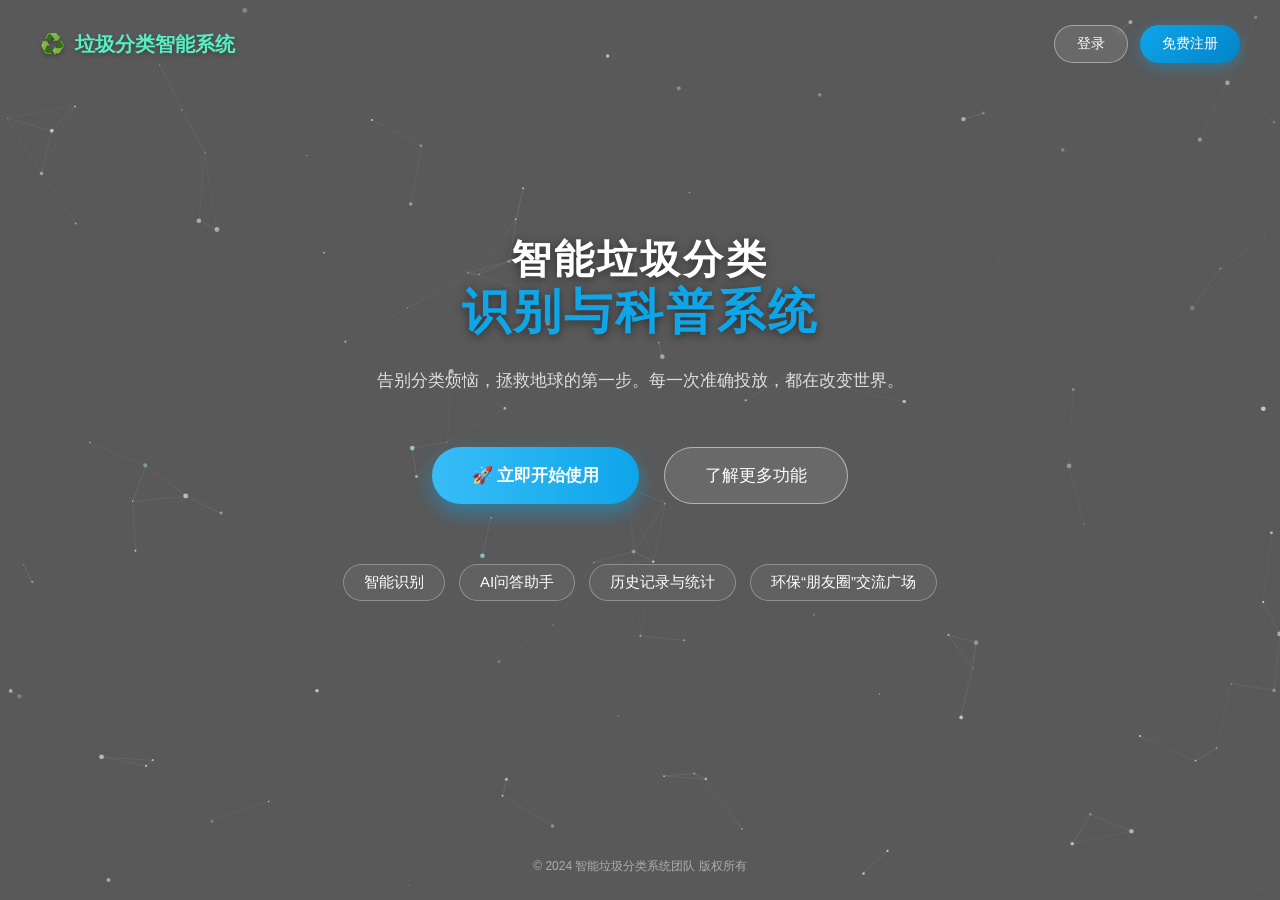
<file: templates/home.html>
<!DOCTYPE html>
<html lang="zh-CN">
<head>
    <meta charset="UTF-8">
    <meta name="viewport" content="width=device-width, initial-scale=1.0, maximum-scale=1.0, user-scalable=no">
    <title>智能垃圾分类系统 - 拯救地球的第一步</title>
    <style>
        /* 基础重置与平滑字体 */
        * { box-sizing: border-box; }
        body, html { 
            margin: 0; padding: 0; 
            font-family: -apple-system, BlinkMacSystemFont, 'Segoe UI', Roboto, Helvetica, Arial, sans-serif; 
            height: 100%; 
            color: #fff;
            overflow: hidden;
        }

        .page-wrapper {
            position: relative;
            width: 100%;
            height: 100%;
            background-image: url('https://images.unsplash.com/photo-1532996122724-e3c354a0b15b?q=80&w=2070&auto=format&fit=crop&blur=5'); 
            background-size: cover;
            background-position: center;
            background-repeat: no-repeat;
        }

        .page-wrapper::before {
            content: '';
            position: absolute;
            top: 0; left: 0; width: 100%; height: 100%;
            background: rgba(0, 0, 0, 0.65);
            z-index: 1;
        }

        #particles-bg {
            position: absolute;
            top: 0; left: 0; width: 100%; height: 100%;
            z-index: 2;
            pointer-events: none;
        }

        .container {
            position: relative;
            z-index: 3;
            display: flex;
            flex-direction: column;
            align-items: center;
            height: 100%;
            padding: 0 20px;
            animation: fadeIn 1s ease-out;
        }

        .navbar {
            width: 100%;
            max-width: 1200px;
            display: flex;
            justify-content: space-between;
            align-items: center;
            padding: 25px 0;
        }
        .nav-logo {
            display: flex;
            align-items: center;
            font-size: 20px;
            font-weight: bold;
            color: #55efc4;
            gap: 10px;
            text-shadow: 0 2px 4px rgba(0,0,0,0.3);
        }
        .nav-actions {
            display: flex;
            gap: 12px;
        }
        .nav-btn {
            padding: 9px 22px;
            border-radius: 20px;
            font-size: 14px;
            cursor: pointer;
            text-decoration: none;
            transition: all 0.2s ease;
        }
        .btn-login {
            background: rgba(255, 255, 255, 0.1);
            backdrop-filter: blur(5px);
            border: 1px solid rgba(255,255,255,0.4);
            color: #fff;
        }
        .btn-register {
            background: linear-gradient(135deg, #0ea5e9, #0284c7); 
            border: none;
            color: white;
            box-shadow: 0 4px 15px rgba(14, 165, 233, 0.4);
        }
        .nav-btn:hover {
            transform: translateY(-2px);
            box-shadow: 0 6px 20px rgba(255,255,255,0.1);
        }

        .hero-section {
            flex: 1;
            display: flex;
            flex-direction: column;
            justify-content: center;
            align-items: center;
            text-align: center;
            width: 100%;
            max-width: 800px;
            margin-top: -60px;
        }
        
        h1 {
            color: #fff;
            margin: 0 0 25px 0;
            font-size: 40px;
            line-height: 1.2;
            letter-spacing: 3px;
            text-shadow: 0 2px 10px rgba(0,0,0,0.5);
        }
        .highlight-text {
            color: #0ea5e9;
            font-size: 48px;
            font-weight: 900;
        }

        .subtitle {
            color: rgba(255, 255, 255, 0.8);
            font-size: 17px;
            margin: 0 0 50px 0;
            line-height: 1.9;
            max-width: 650px;
        }

        .action-area {
            display: flex;
            gap: 25px;
            margin-bottom: 60px;
            flex-wrap: wrap;
            justify-content: center;
        }
        .btn-primary {
            background: linear-gradient(90deg, #38bdf8, #0ea5e9);
            color: white;
            border: none;
            padding: 16px 40px;
            border-radius: 35px;
            font-size: 17px;
            font-weight: bold;
            cursor: pointer;
            box-shadow: 0 8px 20px rgba(14, 165, 233, 0.5);
            transition: all 0.2s;
            display: flex;
            align-items: center;
            gap: 10px;
        }
        .btn-primary:active { transform: translateY(2px); box-shadow: none; }
        .btn-primary:hover { box-shadow: 0 10px 25px rgba(14, 165, 233, 0.6); }
        
        /* 了解更多：去掉浮动，固定不动、不可点击 */
        .btn-secondary {
            background: rgba(255, 255, 255, 0.1);
            backdrop-filter: blur(5px);
            color: #fff;
            border: 1px solid rgba(255,255,255,0.5);
            padding: 16px 40px;
            border-radius: 35px;
            font-size: 17px;
            cursor: default;
            pointer-events: none;
            /* 删掉 animation: floatVertical */
        }

        /* 上下浮动动画（给四个功能标签用） */
        @keyframes floatVertical {
            0% { transform: translateY(0px); }
            50% { transform: translateY(-6px); }
            100% { transform: translateY(0px); }
        }

        /* 功能标签：同行排列 + 缩小尺寸 + 保留浮动 */
        .features-pills {
            display: flex;
            flex-wrap: nowrap;
            gap: 14px;
            justify-content: center;
            max-width: 100%;
            margin-bottom: 50px;
        }
        .pill {
            background: rgba(255, 255, 255, 0.05);
            border: 1px solid rgba(255, 255, 255, 0.3);
            color: #fff;
            padding: 8px 20px;
            border-radius: 50px;
            font-size: 15px;
            font-weight: 500;
            backdrop-filter: blur(10px);
            cursor: default;
            pointer-events: none;
            animation: floatVertical 2s infinite ease-in-out;
            white-space: nowrap;
        }

        .footer {
            padding-bottom: 25px;
            text-align: center;
            color: rgba(255, 255, 255, 0.5);
            font-size: 12px;
            width: 100%;
        }

        @keyframes fadeIn {
            from { opacity: 0; transform: translateY(20px); }
            to { opacity: 1; transform: translateY(0); }
        }

        /* 移动端适配 */
        @media (max-width: 768px) {
            .navbar { padding: 15px 0; }
            h1 { font-size: 26px; }
            .highlight-text { font-size: 30px; }
            .subtitle { font-size: 15px; margin-bottom: 30px; }
            .action-area { flex-direction: column; width: 100%; max-width: 280px; gap: 15px;}
            .btn-primary, .btn-secondary { width: 100%; justify-content: center; padding: 12px 20px; font-size: 16px;}
            .pill { padding: 6px 12px; font-size: 12px; }
        }
    </style>
</head>
<body>
    <div class="page-wrapper">
        <canvas id="particles-bg"></canvas>
        <div class="container">
            <nav class="navbar">
                <div class="nav-logo">
                    <span>♻️</span> 垃圾分类智能系统
                </div>
                <div class="nav-actions">
                    <button class="nav-btn btn-login" onclick="window.location.href='/login'">登录</button>
                    <button class="nav-btn btn-register" onclick="window.location.href='/signup'">免费注册</button>
                </div>
            </nav>

            <div class="hero-section">
                <h1>
                    智能垃圾分类<br>
                    <span class="highlight-text">识别与科普系统</span>
                </h1>
                <p class="subtitle">
                    告别分类烦恼，拯救地球的第一步。每一次准确投放，都在改变世界。
                </p>
                <div class="action-area">
                    <button class="btn-primary" onclick="window.location.href='/login'">
                        🚀 立即开始使用
                    </button>
                    <button class="btn-secondary">
                        了解更多功能
                    </button>
                </div>

                <div class="features-pills">
                    <div class="pill">智能识别</div>
                    <div class="pill">AI问答助手</div>
                    <div class="pill">历史记录与统计</div>
                    <div class="pill">环保“朋友圈”交流广场</div>
                </div>
            </div>

            <div class="footer">
                © 2024 智能垃圾分类系统团队 版权所有
            </div>
        </div>
    </div>

    <script>
        const canvas = document.getElementById('particles-bg');
        const ctx = canvas.getContext('2d');
        let particles = [];
        let mouse = { x: null, y: null, radius: 150 };

        window.addEventListener('mousemove', (event) => { mouse.x = event.x; mouse.y = event.y; });
        window.addEventListener('mouseout', () => { mouse.x = null; mouse.y = null; });

        function initParticles() {
            canvas.width = window.innerWidth;
            canvas.height = window.innerHeight;
            particles = [];
            let particleCount = (canvas.width * canvas.height) / 10000;
            if(particleCount > 120) particleCount = 120;

            for (let i = 0; i < particleCount; i++) {
                let colorType = Math.random() > 0.8 ? '180, 240, 255' : '255, 255, 255'; 
                particles.push({
                    x: Math.random() * canvas.width,
                    y: Math.random() * canvas.height,
                    radius: Math.random() * 2 + 0.5, 
                    colorRGB: colorType,
                    alpha: Math.random() * 0.5 + 0.2,
                    speedX: (Math.random() - 0.5) * 1.0,
                    speedY: (Math.random() - 0.5) * 1.0, 
                });
            }
        }

        function animate() {
            requestAnimationFrame(animate);
            ctx.clearRect(0, 0, canvas.width, canvas.height);
            for (let i = 0; i < particles.length; i++) {
                let p = particles[i];
                if (mouse.x != null) {
                    let dx = mouse.x - p.x;
                    let dy = mouse.y - p.y;
                    let distance = Math.sqrt(dx * dx + dy * dy);
                    if (distance < mouse.radius) {
                        const forceDirectionX = dx / distance;
                        const forceDirectionY = dy / distance;
                        const force = (mouse.radius - distance) / mouse.radius;
                        p.x -= forceDirectionX * force * 1.5;
                        p.y -= forceDirectionY * force * 1.5;
                    }
                }
                ctx.beginPath();
                ctx.arc(p.x, p.y, p.radius, 0, Math.PI * 2);
                ctx.fillStyle = `rgba(${p.colorRGB}, ${p.alpha})`;
                ctx.fill();
                p.x += p.speedX;
                p.y += p.speedY;
                if (p.x < 0 || p.x > canvas.width) p.speedX *= -1;
                if (p.y < 0 || p.y > canvas.height) p.speedY *= -1;
            }
            drawLines();
        }

        function drawLines() {
            for (let i = 0; i < particles.length; i++) {
                if (mouse.x != null) {
                    let dx = particles[i].x - mouse.x;
                    let dy = particles[i].y - mouse.y;
                    let distance = Math.sqrt(dx * dx + dy * dy);
                    if (distance < mouse.radius) {
                        ctx.beginPath();
                        ctx.moveTo(particles[i].x, particles[i].y);
                        ctx.lineTo(mouse.x, mouse.y);
                        ctx.strokeStyle = `rgba(${particles[i].colorRGB}, ${0.2 * (1 - distance / mouse.radius)})`;
                        ctx.lineWidth = 1;
                        ctx.stroke();
                    }
                }
                for (let j = i + 1; j < particles.length; j++) {
                    const dx = particles[i].x - particles[j].x;
                    const dy = particles[i].y - particles[j].y;
                    const distance = Math.sqrt(dx * dx + dy * dy);
                    if (distance < 110) {
                        ctx.beginPath();
                        ctx.moveTo(particles[i].x, particles[i].y);
                        ctx.lineTo(particles[j].x, particles[j].y);
                        let opacity = 0.2 * (1 - distance / 110);
                        ctx.strokeStyle = `rgba(255, 255, 255, ${opacity})`;
                        ctx.lineWidth = 0.6;
                        ctx.stroke();
                    }
                }
            }
        }

        window.addEventListener('resize', () => initParticles() );
        initParticles();
        animate();
    </script>
</body>
</html>
</file>
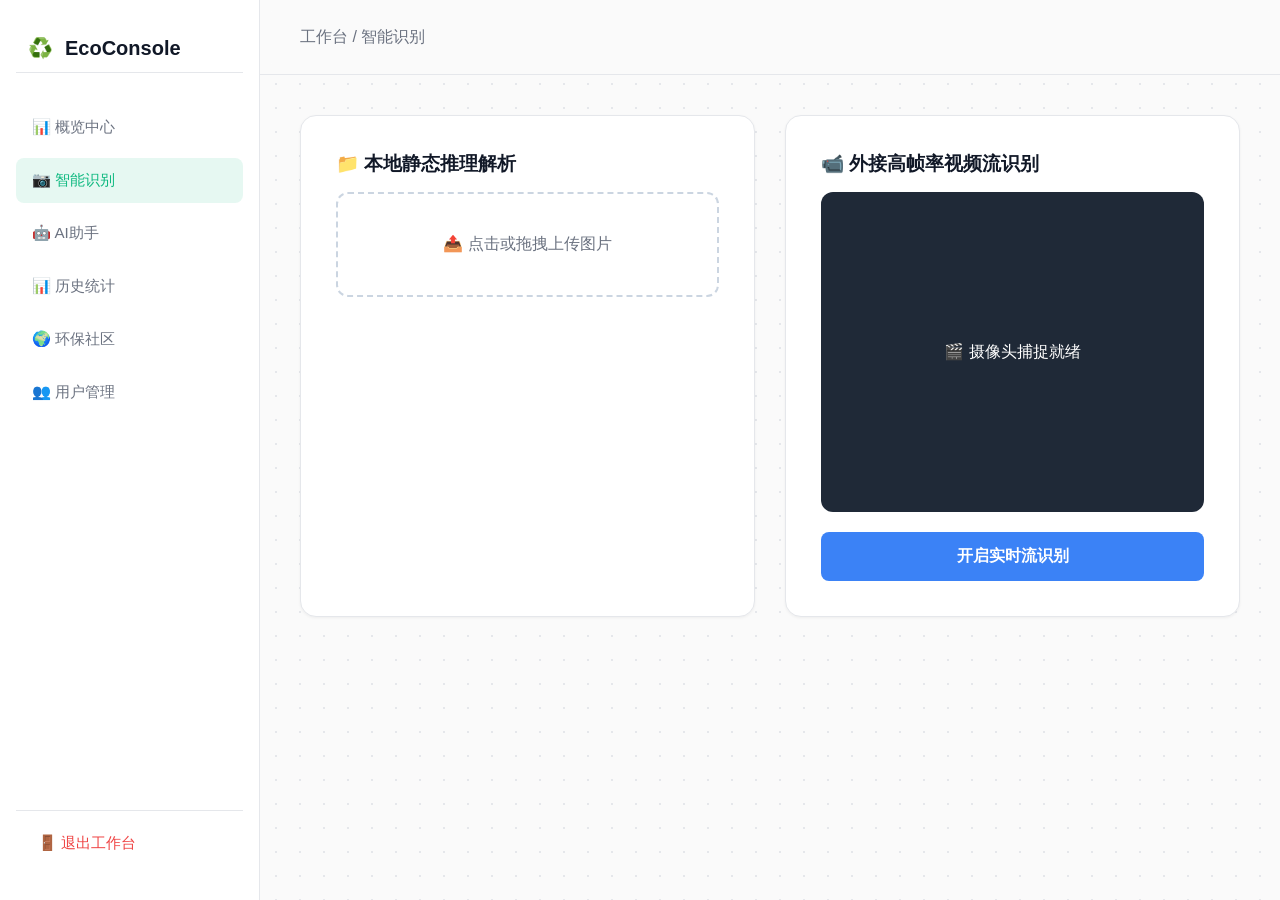
<file: templates/identify.html>
<!DOCTYPE html>
<html lang="zh-CN">
<head>
    <meta charset="UTF-8">
    <meta name="viewport" content="width=device-width, initial-scale=1.0">
    <title>智能识别工作区 - Dashboard</title>
    <style>
        :root { --bg-main: #fafafa; --sidebar-bg: #ffffff; --card-bg: #ffffff; --border-color: #e5e7eb; --text-main: #111827; --text-muted: #6b7280; --primary: #10b981; --sidebar-width: 260px; --shadow-sm: 0 1px 3px rgba(0,0,0,0.05); }
        * { margin: 0; padding: 0; box-sizing: border-box; font-family: -apple-system, sans-serif; }
        body { background-color: var(--bg-main); color: var(--text-main); min-height: 100vh; display: flex; background-image: radial-gradient(#e5e7eb 1px, transparent 1px); background-size: 24px 24px; }
        .sidebar { width: var(--sidebar-width); background: var(--sidebar-bg); border-right: 1px solid var(--border-color); position: fixed; top: 0; bottom: 0; left: 0; display: flex; flex-direction: column; padding: 24px 16px; z-index: 100; }
        .brand-logo { display: flex; align-items: center; gap: 12px; font-size: 1.25rem; font-weight: 700; color: var(--text-main); padding: 12px; margin-bottom: 32px; border-bottom: 1px solid var(--border-color); text-decoration: none; }
        .nav-menu { display: flex; flex-direction: column; gap: 8px; flex: 1; }
        .nav-item { display: flex; align-items: center; gap: 14px; padding: 12px 16px; color: var(--text-muted); text-decoration: none; font-size: 0.95rem; font-weight: 500; border-radius: 8px; }
        .nav-item:hover { background: #f3f4f6; color: var(--text-main); }
        .nav-item.active { background: rgba(16, 185, 129, 0.1); color: var(--primary); }
        .sidebar-footer { padding: 12px; border-top: 1px solid var(--border-color); }
        .logout-btn { display: flex; align-items: center; gap: 10px; color: #ef4444; text-decoration: none; font-size: 0.95rem; padding: 10px; border-radius: 6px; }
        .main-wrapper { margin-left: var(--sidebar-width); width: calc(100% - var(--sidebar-width)); display: flex; flex-direction: column; min-height: 100vh; }
        .top-header { height: 75px; border-bottom: 1px solid var(--border-color); display: flex; align-items: center; justify-content: space-between; padding: 0 40px; background: rgba(250, 250, 250, 0.8); backdrop-filter: blur(8px); }
        .dashboard-content { padding: 40px; flex: 1; }
        .main-grid { display: grid; grid-template-columns: 1fr 1fr; gap: 30px; }
        .card { background: #ffffff; border: 1px solid var(--border-color); border-radius: 16px; padding: 35px; box-shadow: var(--shadow-sm); }
        .upload-box { border: 2px dashed #cbd5e1; border-radius: 12px; padding: 40px 20px; text-align: center; cursor: pointer; display: block; color: var(--text-muted); }
        .upload-box:hover { border-color: var(--primary); background: #f9fafb; }
        #uploadImg { display: none; }
        .preview-area { display: none; margin-top: 15px; }
        .preview-img { max-width: 100%; max-height: 260px; border-radius: 8px; display: block; margin: 0 auto 15px; }
        .recognize-btn { width: 100%; padding: 14px; background: var(--primary); color: #fff; border: none; border-radius: 8px; font-size: 1rem; font-weight: 600; cursor: pointer; }
        .result-box { padding: 20px; background: #f0fdf4; border: 1px solid #bbf7d0; border-radius: 12px; margin-top: 20px; display: none; }
        .camera-preview { height: 320px; background: #1f2937; border-radius: 12px; display: flex; align-items: center; justify-content: center; color: #fff; overflow: hidden; }
        .camera-btn { width: 100%; padding: 14px; background: #3b82f6; color: white; border: none; border-radius: 8px; font-size: 1rem; font-weight: 600; cursor: pointer; }
    </style>
</head>
<body>
    <div class="sidebar">
        <a href="/index" class="brand-logo"><span>♻️</span><span>EcoConsole</span></a>
        <div class="nav-menu">
            <a href="/index" class="nav-item">📊 概览中心</a>
            <a href="/identify" class="nav-item active">📷 智能识别</a>
            <a href="/chat" class="nav-item">🤖 AI助手</a>
            <a href="/history" class="nav-item">📊 历史统计</a>
            <a href="/community" class="nav-item">🌍 环保社区</a>
            <a href="/users" class="nav-item">👥 用户管理</a>
        </div>
        <div class="sidebar-footer"><a href="/login" class="logout-btn">🚪 退出工作台</a></div>
    </div>

    <div class="main-wrapper">
        <div class="top-header"><div style="font-weight: 500; color: var(--text-muted);">工作台 / 智能识别</div></div>
        <div class="dashboard-content">
            <div class="main-grid">
                <div class="card">
                    <h3 style="margin-bottom:15px;">📁 本地静态推理解析</h3>
                    <label class="upload-box" for="uploadImg">📤 点击或拖拽上传图片</label>
                    <input type="file" id="uploadImg" accept="image/*">
                    <div class="preview-area" id="previewArea">
                        <img id="previewImg" class="preview-img">
                        <button class="recognize-btn" id="recognizeBtn">启动 YOLO 大模型推理</button>
                    </div>
                    <div class="result-box" id="resultBox">
                        <h3 style="color:var(--primary); margin-bottom:8px;">✨ 推理完成</h3>
                        <div id="resultContent" style="font-size:0.95rem; line-height:1.6;"></div>
                    </div>
                </div>
                <div class="card">
                    <h3 style="margin-bottom:15px;">📹 外接高帧率视频流识别</h3>
                    <div class="camera-preview" id="cameraPreview">
                        <div id="placeholder">🎬 摄像头捕捉就绪</div>
                        <img id="liveVideo" style="width:100%; height:100%; object-fit:cover; display:none;">
                    </div>
                    <button class="camera-btn" id="toggleCamBtn" style="margin-top:20px;">开启实时流识别</button>
                </div>
            </div>
        </div>
    </div>
    <script>
        const uploadImg = document.getElementById('uploadImg'); const previewArea = document.getElementById('previewArea');
        const previewImg = document.getElementById('previewImg'); const recognizeBtn = document.getElementById('recognizeBtn');
        const resultBox = document.getElementById('resultBox'); const resultContent = document.getElementById('resultContent');
        let fileObj = null;

        // 💥 新增：保存图片识别历史记录到本地数据库
        function saveIdentifyHistory(name, category) {
            let history = JSON.parse(localStorage.getItem('identifyHistory')) || [];
            const now = new Date();
            const timeString = `${now.getFullYear()}-${String(now.getMonth()+1).padStart(2,'0')}-${String(now.getDate()).padStart(2,'0')} ${String(now.getHours()).padStart(2,'0')}:${String(now.getMinutes()).padStart(2,'0')}`;
            
            // 将最新记录推入数组头部
            history.unshift({ time: timeString, name: name, category: category, mode: "图片解析" });
            if(history.length > 20) history.pop(); // 最多存20条
            localStorage.setItem('identifyHistory', JSON.stringify(history));
        }

        uploadImg.onchange = function(e) {
            fileObj = e.target.files[0];
            if (fileObj) {
                const reader = new FileReader();
                reader.onload = e => { previewImg.src = e.target.result; previewArea.style.display = 'block'; resultBox.style.display = 'none'; };
                reader.readAsDataURL(fileObj);
            }
        };

        recognizeBtn.onclick = async function() {
            if(!fileObj) return; recognizeBtn.innerText = "正在解算检测张量..."; recognizeBtn.disabled = true;
            const form = new FormData(); form.append('file', fileObj);
            try {
                const res = await fetch('/api/identify', { method: 'POST', body: form }); const data = await res.json();
                if (data.success) {
                    resultContent.innerHTML = `<p>检测目标：<strong>${data.name}</strong></p><p>标准归类：<span style="color:var(--primary); font-weight:bold;">${data.category}</span></p><p>指引建议：${data.tip}</p>`;
                    resultBox.style.display = 'block';
                    
                    // 💥 新增：成功拿到结果，立即写入历史归档
                    saveIdentifyHistory(data.name, data.category);
                }
            } catch { alert("识别发生错误！"); }
            recognizeBtn.innerText = "启动 YOLO 大模型推理"; recognizeBtn.disabled = false;
        };

        let camOpen = false;
        document.getElementById('toggleCamBtn').onclick = function() {
            const video = document.getElementById('liveVideo'); const placeholder = document.getElementById('placeholder');
            if(!camOpen) {
                placeholder.style.display = 'none'; video.style.display = 'block';
                video.src = "/video_feed?" + new Date().getTime(); this.innerText = "🛑 切断实时捕获流"; this.style.background = "#ef4444";
                camOpen = true;
                
                // 💥 新增：开启摄像头也在历史里打个卡
                let history = JSON.parse(localStorage.getItem('identifyHistory')) || [];
                const now = new Date();
                const timeString = `${now.getFullYear()}-${String(now.getMonth()+1).padStart(2,'0')}-${String(now.getDate()).padStart(2,'0')} ${String(now.getHours()).padStart(2,'0')}:${String(now.getMinutes()).padStart(2,'0')}`;
                history.unshift({ time: timeString, name: "实时监控流已启动", category: "多端流媒体", mode: "动态流" });
                localStorage.setItem('identifyHistory', JSON.stringify(history));
            } else {
                video.src = ""; video.style.display = 'none'; placeholder.style.display = 'block';
                this.innerText = "开启实时流识别"; this.style.background = "#3b82f6";
                camOpen = false;
            }
        };
    </script>
</body>
</html>
</file>
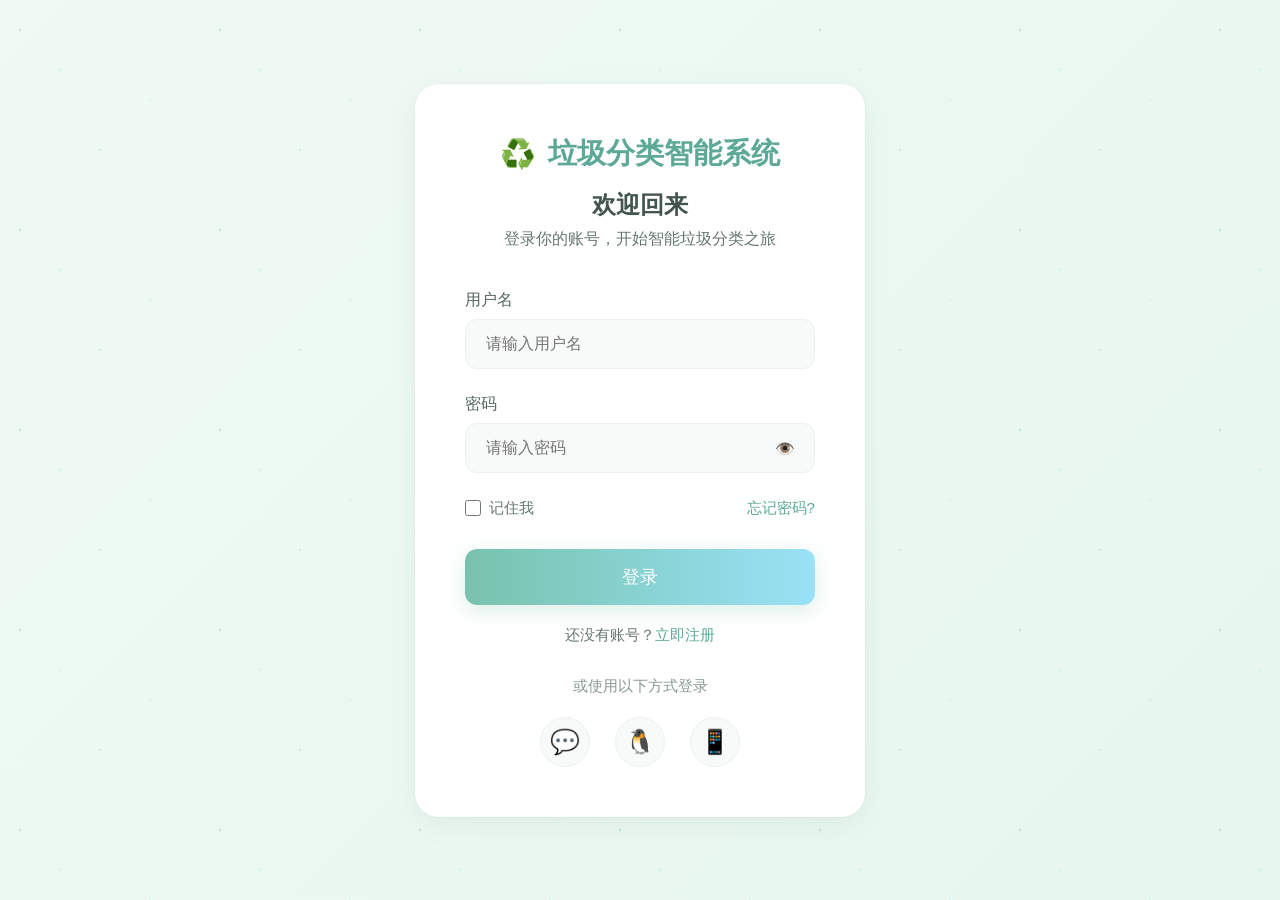
<file: templates/login.html>
<!DOCTYPE html>
<html lang="zh-CN">
<head>
    <meta charset="UTF-8">
    <meta name="viewport" content="width=device-width, initial-scale=1.0">
    <title>垃圾分类智能系统 - 登录</title>
    <style>
        * {
            margin: 0;
            padding: 0;
            box-sizing: border-box;
            font-family: "Microsoft YaHei", "PingFang SC", sans-serif;
        }

        body {
            background: linear-gradient(135deg, #f0f9f4 0%, #e6f7ef 100%);
            color: #333;
            min-height: 100vh;
            display: flex;
            justify-content: center;
            align-items: center;
            position: relative;
            overflow: hidden;
            animation: bgShift 12s ease infinite alternate;
        }

        /* 背景渐变动画 */
        @keyframes bgShift {
            0% { background: linear-gradient(135deg, #f0f9f4 0%, #e6f7ef 100%); }
            50% { background: linear-gradient(135deg, #e6f7ef 0%, #d6f0e8 100%); }
            100% { background: linear-gradient(135deg, #f0f9f4 0%, #e6f7ef 100%); }
        }

        /* 高级浮动粒子背景 */
        .bg-particles {
            position: fixed;
            top: 0;
            left: 0;
            width: 100%;
            height: 100%;
            background-image: 
                radial-gradient(2px 2px at 20px 30px, #78c2ad, transparent),
                radial-gradient(2px 2px at 60px 70px, #99e2f7, transparent),
                radial-gradient(1.5px 1.5px at 100px 150px, #78c2ad, transparent),
                radial-gradient(1.5px 1.5px at 150px 100px, #99e2f7, transparent);
            background-size: 200px 200px;
            opacity: 0.4;
            z-index: 0;
            pointer-events: none;
            animation: float 20s linear infinite;
        }

        @keyframes float {
            0% { transform: translateY(0) translateX(0) scale(1); }
            50% { transform: translateY(-15px) translateX(15px) scale(1.02); }
            100% { transform: translateY(0) translateX(0) scale(1); }
        }

        /* 登录卡片：悬浮 + 呼吸阴影 + 入场动画 */
        .login-container {
            background: #ffffff;
            border-radius: 24px;
            padding: 50px;
            width: 100%;
            max-width: 450px;
            position: relative;
            z-index: 1;
            box-shadow: 
                0 8px 30px rgba(0, 0, 0, 0.05),
                0 0 0 1px rgba(91, 169, 150, 0.05);
            animation: cardEnter 1.1s cubic-bezier(0.22, 1, 0.36, 1) forwards;
            transition: all 0.4s cubic-bezier(0.25, 0.8, 0.25, 1);
        }

        @keyframes cardEnter {
            0% { opacity: 0; transform: translateY(40px) scale(0.96); }
            100% { opacity: 1; transform: translateY(0) scale(1); }
        }

        .login-container:hover {
            transform: translateY(-4px);
            box-shadow: 
                0 16px 40px rgba(0, 0, 0, 0.08),
                0 0 0 1px rgba(91, 169, 150, 0.12);
        }

        .login-header {
            text-align: center;
            margin-bottom: 40px;
            animation: fadeUp 1.2s 0.1s forwards;
            opacity: 0;
        }

        .logo {
            display: flex;
            justify-content: center;
            align-items: center;
            gap: 12px;
            font-size: 1.8rem;
            font-weight: 600;
            color: #5ba996;
            margin-bottom: 15px;
            animation: logoPulse 3s infinite ease-in-out;
        }

        @keyframes logoPulse {
            0%,100% { transform: scale(1); }
            50% { transform: scale(1.03); }
        }

        .welcome-text {
            font-size: 1.5rem;
            font-weight: 600;
            color: #445550;
            margin-bottom: 8px;
        }

        .sub-text {
            color: #667771;
            font-size: 1rem;
        }

        /* 输入框：动态效果 */
        .input-group {
            margin-bottom: 25px;
            opacity: 0;
            animation: fadeUp 1.2s 0.2s forwards;
        }

        .input-group label {
            display: block;
            margin-bottom: 8px;
            color: #556660;
            font-weight: 500;
            transition: all 0.2s;
        }

        .input-group input {
            width: 100%;
            padding: 15px 20px;
            border: 1px solid #e8f1ee;
            border-radius: 12px;
            font-size: 1rem;
            background: #f8faf9;
            transition: all 0.35s cubic-bezier(0.25, 0.8, 0.25, 1);
        }

        .input-group input:focus {
            outline: none;
            border-color: #5ba996;
            background: #ffffff;
            box-shadow: 0 0 0 4px rgba(91, 169, 150, 0.12);
            transform: translateY(-1px);
        }

        .password-container {
            position: relative;
        }

        .toggle-password {
            position: absolute;
            right: 20px;
            top: 50%;
            transform: translateY(-50%);
            cursor: pointer;
            color: #889990;
            user-select: none;
            transition: 0.2s;
        }

        .toggle-password:hover {
            color: #5ba996;
            transform: translateY(-50%) scale(1.1);
        }

        .remember-forgot {
            display: flex;
            justify-content: space-between;
            align-items: center;
            margin-bottom: 30px;
            font-size: 0.95rem;
            opacity: 0;
            animation: fadeUp 1.2s 0.3s forwards;
        }

        .remember-me {
            display: flex;
            align-items: center;
            gap: 8px;
            color: #667771;
            cursor: pointer;
        }

        .remember-me input[type="checkbox"] {
            width: 16px;
            height: 16px;
            accent-color: #5ba996;
            cursor: pointer;
        }

        .forgot-password {
            color: #5ba996;
            text-decoration: none;
            transition: 0.2s;
        }

        .forgot-password:hover {
            text-decoration: underline;
            transform: translateY(-1px);
        }

        /* 登录按钮：渐变流动 + 悬停放大 */
        .login-btn {
            width: 100%;
            padding: 16px;
            background: linear-gradient(90deg, #78c2ad, #99e2f7, #78c2ad);
            background-size: 200% 100%;
            color: #fff;
            border: none;
            border-radius: 12px;
            font-size: 1.1rem;
            font-weight: 500;
            cursor: pointer;
            transition: all 0.4s cubic-bezier(0.25, 0.8, 0.25, 1);
            box-shadow: 0 6px 20px rgba(120, 194, 173, 0.25);
            opacity: 0;
            animation: fadeUp 1.2s 0.4s forwards;
        }

        @keyframes btnShine {
            0% { background-position: 0 0; }
            100% { background-position: 200% 0; }
        }

        .login-btn {
            animation: fadeUp 1.2s 0.4s forwards, btnShine 6s linear infinite;
        }

        .login-btn:hover {
            transform: translateY(-3px);
            box-shadow: 0 12px 32px rgba(120, 194, 173, 0.35);
        }

        .login-btn:active {
            transform: translateY(0);
        }

        /* 注册入口 */
        .register-link {
            text-align: center;
            margin-top: 20px;
            opacity: 0;
            animation: fadeUp 1.2s 0.45s forwards;
        }

        .register-link p {
            color: #667771;
            font-size: 0.95rem;
        }

        .register-link a {
            color: #5ba996;
            text-decoration: none;
            font-weight: 500;
            transition: 0.2s;
        }

        .register-link a:hover {
            text-decoration: underline;
        }

        /* 统一渐入动画 */
        @keyframes fadeUp {
            from { opacity: 0; transform: translateY(12px); }
            to { opacity: 1; transform: translateY(0); }
        }

        .other-login {
            text-align: center;
            margin-top: 30px;
            opacity: 0;
            animation: fadeUp 1.2s 0.5s forwards;
        }

        .other-login p {
            color: #889990;
            margin-bottom: 20px;
            font-size: 0.95rem;
        }

        .social-login {
            display: flex;
            justify-content: center;
            gap: 25px;
        }

        /* 社交按钮：微动 + 光晕 */
        .social-btn {
            width: 50px;
            height: 50px;
            border-radius: 50%;
            border: 1px solid #e8f1ee;
            background: #f8faf9;
            display: flex;
            justify-content: center;
            align-items: center;
            font-size: 1.5rem;
            cursor: pointer;
            transition: all 0.35s cubic-bezier(0.25, 0.8, 0.25, 1);
            position: relative;
        }

        .social-btn::after {
            content: '';
            position: absolute;
            width: 100%;
            height: 100%;
            border-radius: 50%;
            background: rgba(91, 169, 150, 0.05);
            opacity: 0;
            transition: 0.35s;
        }

        .social-btn:hover {
            background: #e6f3ef;
            border-color: #5ba996;
            transform: translateY(-4px) scale(1.05);
        }

        .social-btn:hover::after {
            opacity: 1;
            transform: scale(1.2);
        }

        /* 响应式适配 */
        @media (max-width: 500px) {
            .login-container {
                padding: 30px;
                margin: 0 20px;
            }
            .logo {
                font-size: 1.5rem;
            }
            .welcome-text {
                font-size: 1.3rem;
            }
        }
    </style>
</head>
<body>
    <div class="bg-particles"></div>
    <div class="login-container">
        <div class="login-header">
            <div class="logo">
                <span>♻️</span>
                <span>垃圾分类智能系统</span>
            </div>
            <h1 class="welcome-text">欢迎回来</h1>
            <p class="sub-text">登录你的账号，开始智能垃圾分类之旅</p>
        </div>

        <form id="loginForm">
            <div class="input-group">
                <label for="username">用户名</label>
                <input type="text" id="username" placeholder="请输入用户名" required>
            </div>

            <div class="input-group">
                <label for="password">密码</label>
                <div class="password-container">
                    <input type="password" id="password" placeholder="请输入密码" required>
                    <span class="toggle-password" id="togglePassword">👁️</span>
                </div>
            </div>

            <div class="remember-forgot">
                <label class="remember-me">
                    <input type="checkbox" id="rememberMe">
                    记住我
                </label>
                <a href="#" class="forgot-password">忘记密码?</a>
            </div>

            <button type="submit" class="login-btn">登录</button>
        </form>

        <div class="register-link">
            <p>还没有账号？<a href="/signup">立即注册</a></p>
        </div>

        <div class="other-login">
            <p>或使用以下方式登录</p>
            <div class="social-login">
                <div class="social-btn" id="wechatLogin">💬</div>
                <div class="social-btn" id="qqLogin">🐧</div>
                <div class="social-btn" id="weiboLogin">📱</div>
            </div>
        </div>
    </div>

    <script>
        // 切换密码可见性
        const togglePassword = document.getElementById('togglePassword');
        const password = document.getElementById('password');

        togglePassword.addEventListener('click', function () {
            const type = password.getAttribute('type') === 'password' ? 'text' : 'password';
            password.setAttribute('type', type);
            this.textContent = type === 'password' ? '👁️' : '🙈';
        });
// 登录表单提交：去后端验证
        const loginForm = document.getElementById('loginForm');
        loginForm.addEventListener('submit', async function (e) {
            e.preventDefault();

            const username = document.getElementById('username').value;
            const passwordVal = document.getElementById('password').value;

            try {
                const response = await fetch('/api/login', {
                    method: 'POST',
                    headers: { 'Content-Type': 'application/json' },
                    body: JSON.stringify({ 
                        username: username, 
                        password: passwordVal 
                    })
                });
                
                const data = await response.json();

                if (data.success) {
                    localStorage.setItem('currentUser', username);
                    alert('✅ 登录成功！即将跳转到主页。');
                    window.location.href = '/index';
                } else {
                    alert('❌ ' + data.message);
                }
            } catch (err) {
                alert('网络出错了，请稍后再试！');
                console.error(err);
            }
        });

        document.getElementById('wechatLogin').addEventListener('click', function() {
            alert('微信登录功能暂未开放，请使用账号密码登录。');
        });

        document.getElementById('qqLogin').addEventListener('click', function() {
            alert('QQ登录功能暂未开放，请使用账号密码登录。');
        });

        document.getElementById('weiboLogin').addEventListener('click', function() {
            alert('微博登录功能暂未开放，请使用账号密码登录。');
        });
    </script>
</body>
</html>
</file>
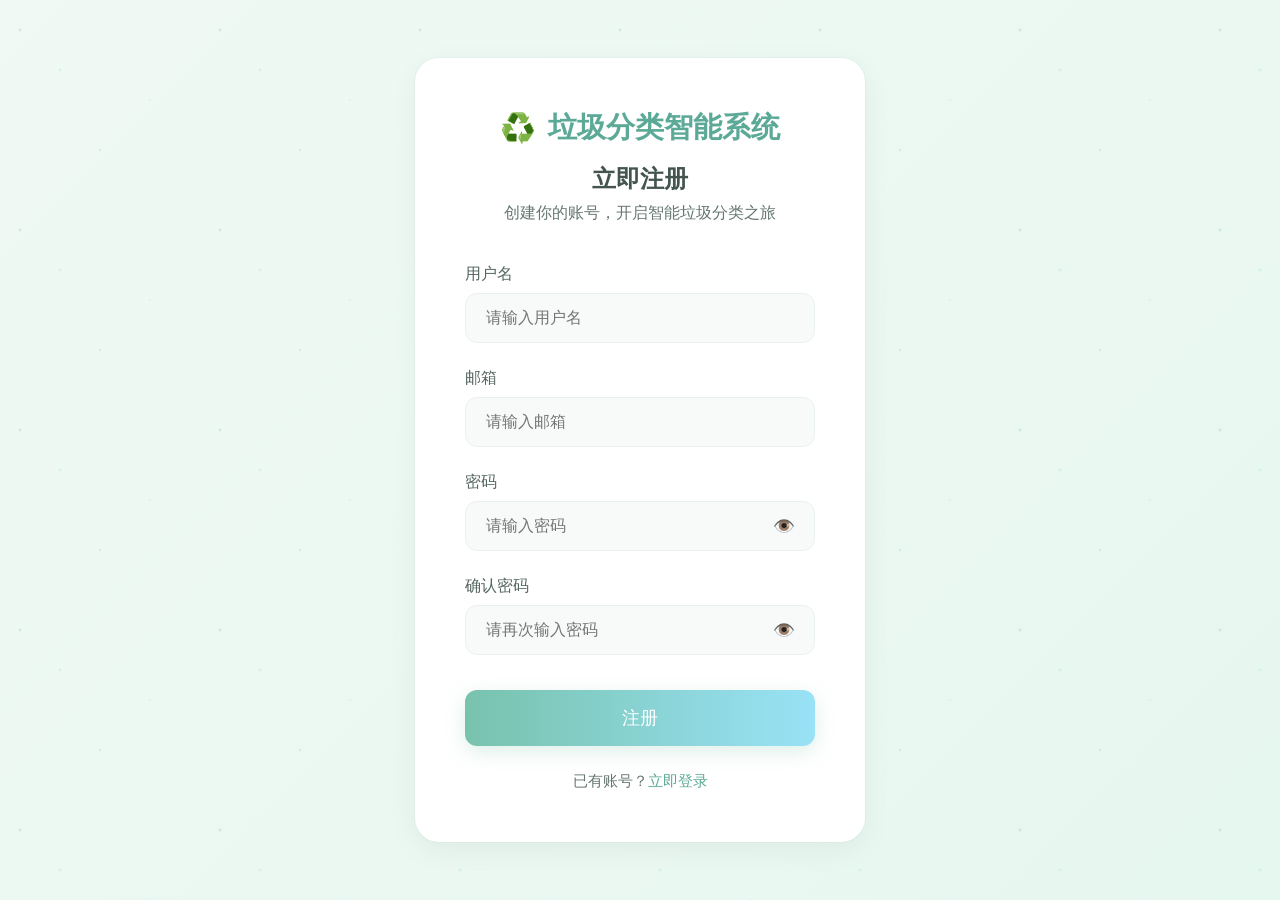
<file: templates/signup.html>
<!DOCTYPE html>
<html lang="zh-CN">
<head>
    <meta charset="UTF-8">
    <meta name="viewport" content="width=device-width, initial-scale=1.0">
    <title>垃圾分类智能系统 - 立即注册</title>
    <style>
        * {
            margin: 0;
            padding: 0;
            box-sizing: border-box;
            font-family: "Microsoft YaHei", "PingFang SC", sans-serif;
        }

        body {
            background: linear-gradient(135deg, #f0f9f4 0%, #e6f7ef 100%);
            color: #333;
            min-height: 100vh;
            display: flex;
            justify-content: center;
            align-items: center;
            position: relative;
            overflow: hidden;
            animation: bgShift 12s ease infinite alternate;
        }

        /* 背景渐变动画 */
        @keyframes bgShift {
            0% { background: linear-gradient(135deg, #f0f9f4 0%, #e6f7ef 100%); }
            50% { background: linear-gradient(135deg, #e6f7ef 0%, #d6f0e8 100%); }
            100% { background: linear-gradient(135deg, #f0f9f4 0%, #e6f7ef 100%); }
        }

        /* 高级浮动粒子背景 */
        .bg-particles {
            position: fixed;
            top: 0;
            left: 0;
            width: 100%;
            height: 100%;
            background-image: 
                radial-gradient(2px 2px at 20px 30px, #78c2ad, transparent),
                radial-gradient(2px 2px at 60px 70px, #99e2f7, transparent),
                radial-gradient(1.5px 1.5px at 100px 150px, #78c2ad, transparent),
                radial-gradient(1.5px 1.5px at 150px 100px, #99e2f7, transparent);
            background-size: 200px 200px;
            opacity: 0.4;
            z-index: 0;
            pointer-events: none;
            animation: float 20s linear infinite;
        }

        @keyframes float {
            0% { transform: translateY(0) translateX(0) scale(1); }
            50% { transform: translateY(-15px) translateX(15px) scale(1.02); }
            100% { transform: translateY(0) translateX(0) scale(1); }
        }

        /* 注册卡片：悬浮 + 呼吸阴影 + 入场动画 */
        .register-container {
            background: #ffffff;
            border-radius: 24px;
            padding: 50px;
            width: 100%;
            max-width: 450px;
            position: relative;
            z-index: 1;
            box-shadow: 
                0 8px 30px rgba(0, 0, 0, 0.05),
                0 0 0 1px rgba(91, 169, 150, 0.05);
            animation: cardEnter 1.1s cubic-bezier(0.22, 1, 0.36, 1) forwards;
            transition: all 0.4s cubic-bezier(0.25, 0.8, 0.25, 1);
        }

        @keyframes cardEnter {
            0% { opacity: 0; transform: translateY(40px) scale(0.96); }
            100% { opacity: 1; transform: translateY(0) scale(1); }
        }

        .register-container:hover {
            transform: translateY(-4px);
            box-shadow: 
                0 16px 40px rgba(0, 0, 0, 0.08),
                0 0 0 1px rgba(91, 169, 150, 0.12);
        }

        .register-header {
            text-align: center;
            margin-bottom: 40px;
            animation: fadeUp 1.2s 0.1s forwards;
            opacity: 0;
        }

        .logo {
            display: flex;
            justify-content: center;
            align-items: center;
            gap: 12px;
            font-size: 1.8rem;
            font-weight: 600;
            color: #5ba996;
            margin-bottom: 15px;
            animation: logoPulse 3s infinite ease-in-out;
        }

        @keyframes logoPulse {
            0%,100% { transform: scale(1); }
            50% { transform: scale(1.03); }
        }

        .welcome-text {
            font-size: 1.5rem;
            font-weight: 600;
            color: #445550;
            margin-bottom: 8px;
        }

        .sub-text {
            color: #667771;
            font-size: 1rem;
        }

        /* 输入框：动态效果 */
        .input-group {
            margin-bottom: 25px;
            opacity: 0;
            animation: fadeUp 1.2s 0.2s forwards;
        }

        .input-group label {
            display: block;
            margin-bottom: 8px;
            color: #556660;
            font-weight: 500;
            font-size: 1rem;
            transition: all 0.2s;
        }

        .input-group input {
            width: 100%;
            padding: 15px 20px;
            border: 1px solid #e8f1ee;
            border-radius: 12px;
            font-size: 1rem;
            background: #f8faf9;
            transition: all 0.35s cubic-bezier(0.25, 0.8, 0.25, 1);
        }

        .input-group input:focus {
            outline: none;
            border-color: #5ba996;
            background: #ffffff;
            box-shadow: 0 0 0 4px rgba(91, 169, 150, 0.12);
            transform: translateY(-1px);
        }

        .password-container {
            position: relative;
        }

        .toggle-password {
            position: absolute;
            right: 20px;
            top: 50%;
            transform: translateY(-50%);
            cursor: pointer;
            color: #889990;
            font-size: 1.1rem;
            user-select: none;
            transition: 0.2s;
        }

        .toggle-password:hover {
            color: #5ba996;
            transform: translateY(-50%) scale(1.1);
        }

        .register-btn {
            width: 100%;
            padding: 16px;
            background: linear-gradient(90deg, #78c2ad, #99e2f7, #78c2ad);
            background-size: 200% 100%;
            color: #fff;
            border: none;
            border-radius: 12px;
            font-size: 1.1rem;
            font-weight: 500;
            cursor: pointer;
            transition: all 0.4s cubic-bezier(0.25, 0.8, 0.25, 1);
            box-shadow: 0 6px 20px rgba(120, 194, 173, 0.25);
            opacity: 0;
            animation: fadeUp 1.2s 0.4s forwards;
            margin-top: 10px;
        }

        @keyframes btnShine {
            0% { background-position: 0 0; }
            100% { background-position: 200% 0; }
        }

        .register-btn {
            animation: fadeUp 1.2s 0.4s forwards, btnShine 6s linear infinite;
        }

        .register-btn:hover {
            transform: translateY(-3px);
            box-shadow: 0 12px 32px rgba(120, 194, 173, 0.35);
        }

        .register-btn:active {
            transform: translateY(0);
        }

        .login-link {
            text-align: center;
            margin-top: 25px;
            opacity: 0;
            animation: fadeUp 1.2s 0.45s forwards;
        }

        .login-link p {
            color: #667771;
            font-size: 0.95rem;
        }

        .login-link a {
            color: #5ba996;
            text-decoration: none;
            font-weight: 500;
            transition: 0.2s;
        }

        .login-link a:hover {
            text-decoration: underline;
        }

        @keyframes fadeUp {
            from { opacity: 0; transform: translateY(12px); }
            to { opacity: 1; transform: translateY(0); }
        }

        @media (max-width: 500px) {
            .register-container {
                padding: 30px;
                margin: 0 20px;
            }
            .logo {
                font-size: 1.5rem;
            }
            .welcome-text {
                font-size: 1.3rem; 
            }
            .input-group input {
                padding: 15px;
                font-size: 1rem; 
            }
        }
    </style>
</head>
<body>
    <div class="bg-particles"></div>
    <div class="register-container">
        <div class="register-header">
            <div class="logo">
                <span>♻️</span>
                <span>垃圾分类智能系统</span>
            </div>
            <h1 class="welcome-text">立即注册</h1>
            <p class="sub-text">创建你的账号，开启智能垃圾分类之旅</p>
        </div>

        <form id="registerForm">
            <div class="input-group">
                <label for="username">用户名</label>
                <input type="text" id="username" placeholder="请输入用户名" required>
            </div>

            <div class="input-group">
                <label for="email">邮箱</label>
                <input type="email" id="email" placeholder="请输入邮箱" required>
            </div>

            <div class="input-group">
                <label for="password">密码</label>
                <div class="password-container">
                    <input type="password" id="password" placeholder="请输入密码" required minlength="6">
                    <span class="toggle-password" id="togglePassword">👁️</span>
                </div>
            </div>

            <div class="input-group">
                <label for="confirmPassword">确认密码</label>
                <div class="password-container">
                    <input type="password" id="confirmPassword" placeholder="请再次输入密码" required minlength="6">
                    <span class="toggle-password" id="toggleConfirmPassword">👁️</span>
                </div>
            </div>

            <button type="submit" class="register-btn">注册</button>
        </form>

        <div class="login-link">
            <p>已有账号？<a href="/login">立即登录</a></p>
        </div>
    </div>

    <script>
       // 注册表单提交：发送给后端
        const registerForm = document.getElementById('registerForm');
        registerForm.addEventListener('submit', async function (e) {
            e.preventDefault();

            const username = document.getElementById('username').value;
            const email = document.getElementById('email').value;
            const passwordVal = document.getElementById('password').value;
            const confirmPasswordVal = document.getElementById('confirmPassword').value;

            if (passwordVal !== confirmPasswordVal) {
                alert('两次输入的密码不一致，请重新输入！');
                return;
            }

            try {
                // 真正发起网络请求给 Flask
                const response = await fetch('/api/signup', {
                    method: 'POST',
                    headers: { 'Content-Type': 'application/json' },
                    body: JSON.stringify({ 
                        username: username, 
                        email: email, 
                        password: passwordVal 
                    })
                });
                
                const data = await response.json();

                if (data.success) {
                    alert('注册成功！即将跳转到登录页。');
                    window.location.href = '/login';
                } else {
                    // 显示后端返回的错误（如用户名已存在）
                    alert('❌ ' + data.message);
                }
            } catch (err) {
                alert('网络出错了，请稍后再试！');
                console.error(err);
            }
        });
    </script>
</body>
</html>
</file>
